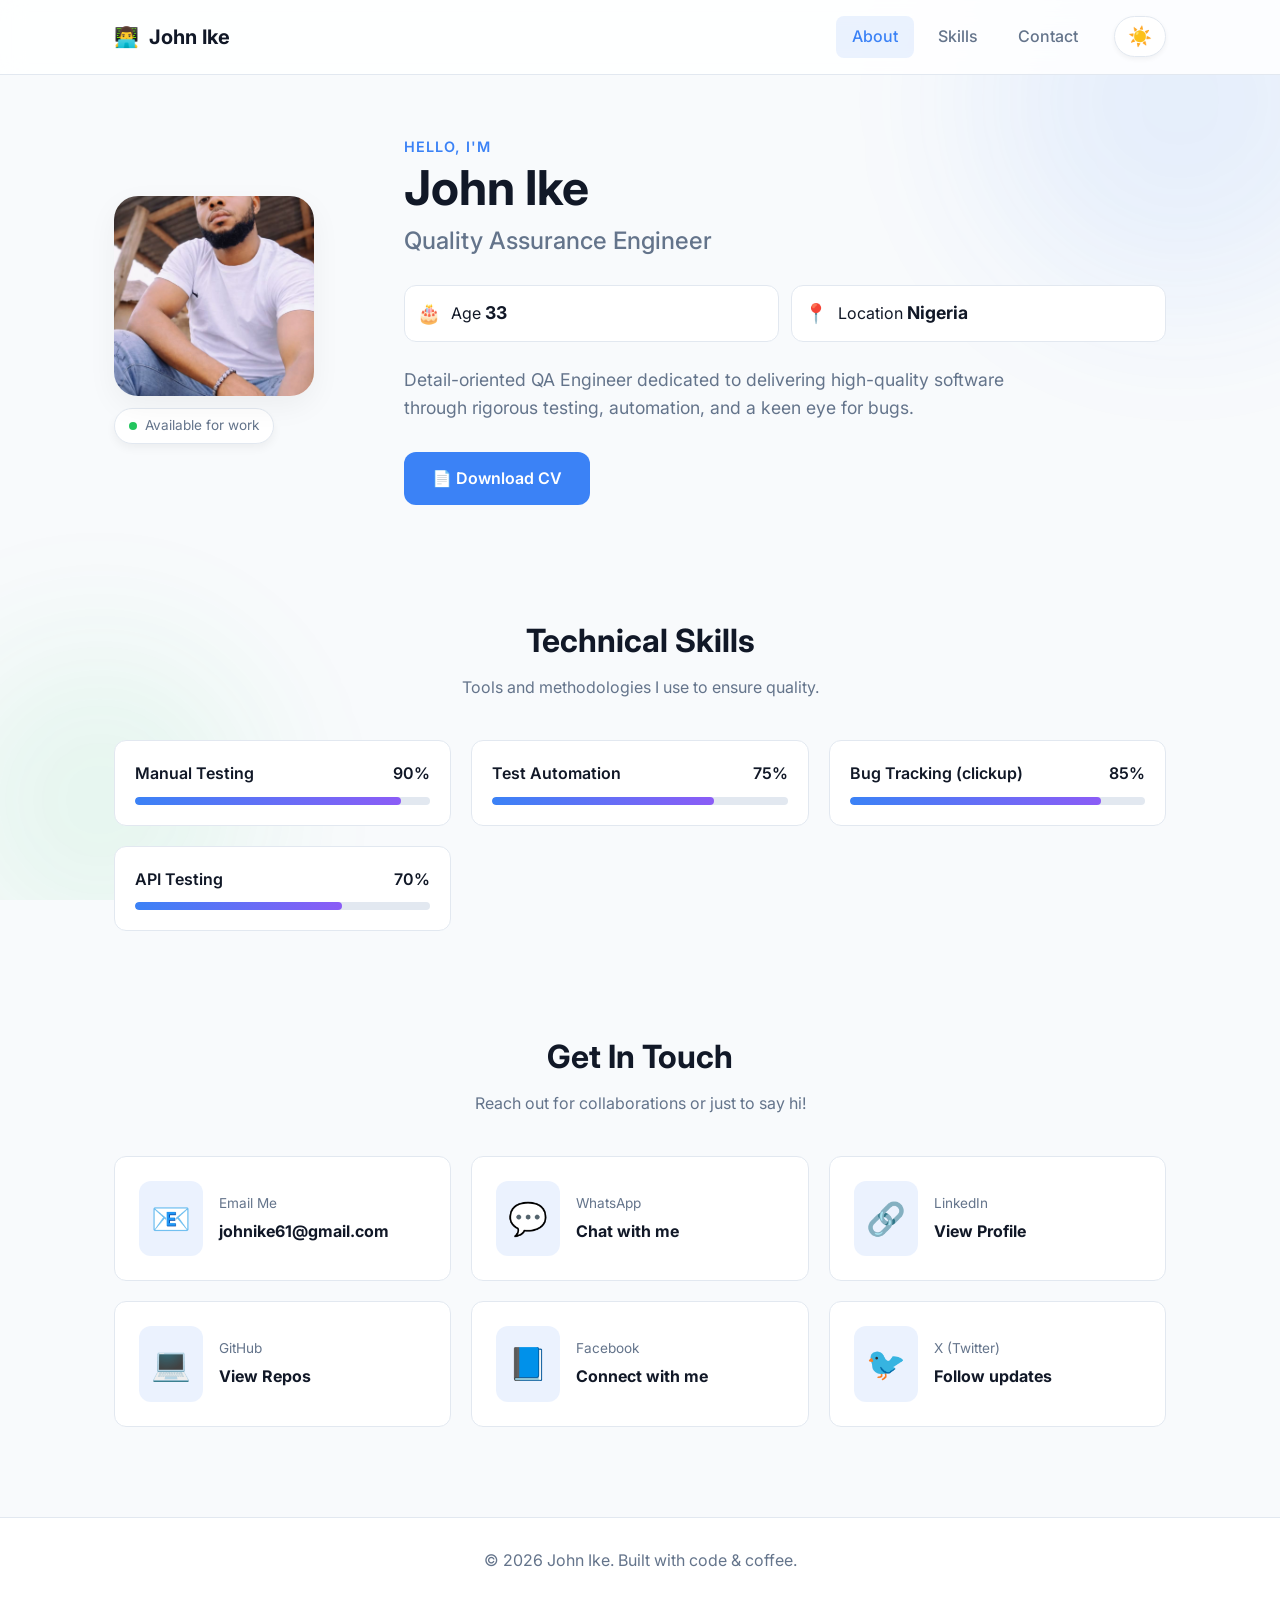
<file: index.html>
<!DOCTYPE html>
<html lang="en" data-theme="light">
<head>
    <meta charset="UTF-8">
    <meta name="viewport" content="width=device-width, initial-scale=1.0">
    <meta name="description" content="John Ike - Quality Assurance Engineer Portfolio">
    <title>John Ike | QA Engineer</title>
    <link rel="stylesheet" href="Style2.css">
    <!-- Google Fonts -->
    <link href="https://fonts.googleapis.com/css2?family=Inter:wght@300;400;500;600;700&display=swap" rel="stylesheet">
</head>
<body>
    
    <!-- Background Decoration -->
    <div class="bg-decoration">
        <div class="blob blob-1"></div>
        <div class="blob blob-2"></div>
    </div>

    <!-- Header -->
    <header class="header">
        <div class="container header-content">
            <a href="#" class="logo">
                <span class="logo-icon">👨‍💻</span>
                <span class="logo-text">John Ike</span>
            </a>
            
            <div class="header-actions">
                <nav class="nav">
                    <a href="#about" class="nav-link active">About</a>
                    <a href="#skills" class="nav-link">Skills</a>
                    <a href="#contact" class="nav-link">Contact</a>
                </nav>
                
                <!-- Dark Mode Toggle -->
                <button id="theme-toggle" class="theme-toggle" aria-label="Toggle Dark Mode">
                    <span class="icon-sun">☀️</span>
                    <span class="icon-moon">🌙</span>
                </button>
            </div>
        </div>
    </header>

    <!-- Main Content -->
    <main class="main">
        <div class="container">
            
            <!-- Hero / Profile Section -->
            <section id="about" class="hero">
                <div class="hero-content">
                    <div class="hero-image-wrapper">
                        <div class="image-frame">
                            <img src="hikay.jpeg" 
                                 alt="John Ike" 
                                 class="profile-image"
                                 onerror="this.src='https://ui-avatars.com/api/?name=John+Ike&size=200&background=3b82f6&color=fff'">
                            <div class="image-glow"></div>
                        </div>
                        <div class="status-badge">
                            <span class="status-dot"></span>
                            Available for work
                        </div>
                    </div>
                    
                    <div class="hero-text">
                        <p class="greeting">Hello, I'm</p>
                        <h1 class="name">John Ike</h1>
                        <h2 class="title">Quality Assurance Engineer</h2>
                        
                        <div class="info-grid">
                            <div class="info-item">
                                <span class="info-icon">🎂</span>
                                <div>
                                    <span class="info-label">Age</span>
                                    <span class="info-value" id="age">Calculating...</span>
                                </div>
                            </div>
                            <div class="info-item">
                                <span class="info-icon">📍</span>
                                <div>
                                    <span class="info-label">Location</span>
                                    <span class="info-value">Nigeria</span>
                                </div>
                            </div>
                        </div>
                        
                        <p class="bio">
                            Detail-oriented QA Engineer dedicated to delivering high-quality software through 
                            rigorous testing, automation, and a keen eye for bugs.
                        </p>

                        <!-- CV Download Button -->
                        <div class="cta-group">
                            <!-- ⚠️ REPLACE 'resume.pdf' WITH YOUR ACTUAL FILE NAME -->
                            <a href="John Ike Resume.pdf" download class="btn btn-primary">
                                📄 Download CV
                            </a>
                        </div>
                    </div>
                </div>
            </section>

            <!-- Skills Section -->
            <section id="skills" class="section skills-section">
                <div class="section-header">
                    <h3>Technical Skills</h3>
                    <p>Tools and methodologies I use to ensure quality.</p>
                </div>
                
                <div class="skills-grid">
                    <div class="skill-card">
                        <div class="skill-info">
                            <span>Manual Testing</span>
                            <span>90%</span>
                        </div>
                        <div class="progress-bar"><div class="progress" style="width: 90%"></div></div>
                    </div>
                    <div class="skill-card">
                        <div class="skill-info">
                            <span>Test Automation</span>
                            <span>75%</span>
                        </div>
                        <div class="progress-bar"><div class="progress" style="width: 75%"></div></div>
                    </div>
                    <div class="skill-card">
                        <div class="skill-info">
                            <span>Bug Tracking (clickup)</span>
                            <span>85%</span>
                        </div>
                        <div class="progress-bar"><div class="progress" style="width: 85%"></div></div>
                    </div>
                    <div class="skill-card">
                        <div class="skill-info">
                            <span>API Testing</span>
                            <span>70%</span>
                        </div>
                        <div class="progress-bar"><div class="progress" style="width: 70%"></div></div>
                    </div>
                </div>
            </section>

            <!-- Contact Section -->
            <section id="contact" class="section contact-section">
                <div class="section-header">
                    <h3>Get In Touch</h3>
                    <p>Reach out for collaborations or just to say hi!</p>
                </div>
                
                <div class="contact-cards">
                    <!-- Email -->
                    <a href="mailto:johnike61@gmail.com" class="contact-card">
                        <div class="card-icon">📧</div>
                        <div class="card-content">
                            <span class="card-label">Email Me</span>
                            <span class="card-value">johnike61@gmail.com</span>
                        </div>
                    </a>
                    
                    <!-- WhatsApp -->
                    <a href="https://wa.me/2347039655435" target="_blank" class="contact-card">
                        <div class="card-icon">💬</div>
                        <div class="card-content">
                            <span class="card-label">WhatsApp</span>
                            <span class="card-value">Chat with me</span>
                        </div>
                    </a>

                    <!-- LinkedIn (Placeholder) -->
                    <a href="www.linkedin.com/in/john-ikechukwu-samuel" target="_blank" class="contact-card social-card">
                        <div class="card-icon">🔗</div>
                        <div class="card-content">
                            <span class="card-label">LinkedIn</span>
                            <span class="card-value">View Profile</span>
                        </div>
                    </a>

                    <!-- GitHub (Placeholder) -->
                    <a href="#" target="_blank" class="contact-card social-card">
                        <div class="card-icon">💻</div>
                        <div class="card-content">
                            <span class="card-label">GitHub</span>
                            <span class="card-value">View Repos</span>
                        </div>
                    </a>
                    <!-- Facebook -->
<a href="https://facebook.com/john ike" target="_blank" rel="noopener noreferrer" class="contact-card social-card">
    <div class="card-icon">📘</div>
    <div class="card-content">
        <span class="card-label">Facebook</span>
        <span class="card-value">Connect with me</span>
    </div>
</a>

<!-- X (Twitter) -->
<a href="https://x.com/sammy_hikay" target="_blank" rel="noopener noreferrer" class="contact-card social-card">
    <div class="card-icon">🐦</div>
    <div class="card-content">
        <span class="card-label">X (Twitter)</span>
        <span class="card-value">Follow updates</span>
    </div>
</a>
                </div>
            </section>

        </div>
    </main>

    <!-- Footer -->
    <footer class="footer">
        <div class="container">
            <p>&copy; <span id="year"></span> John Ike. Built with code & coffee.</p>
        </div>
    </footer>

    <script src="script.js"></script>
</body>
</html>
</file>
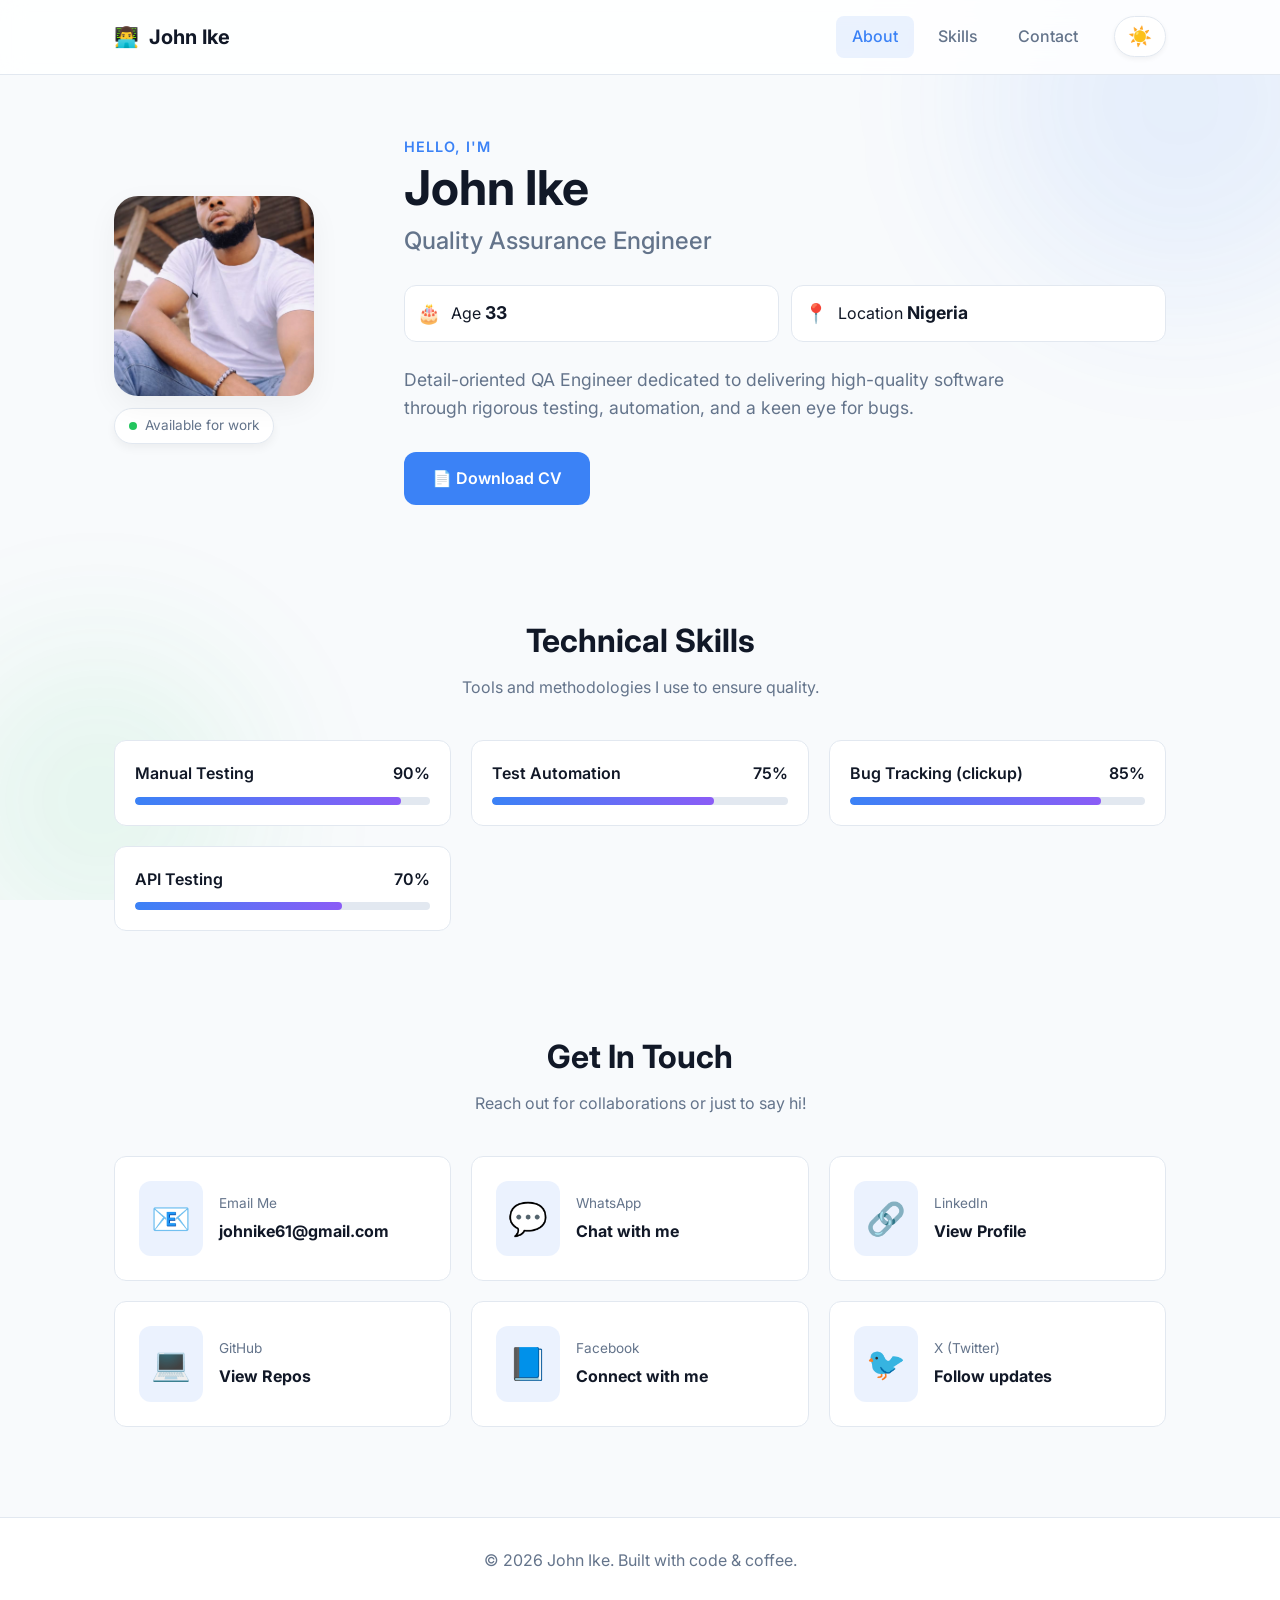
<file: ike.html>
<!DOCTYPE html>
<html lang="en" data-theme="light">
<head>
    <meta charset="UTF-8">
    <meta name="viewport" content="width=device-width, initial-scale=1.0">
    <meta name="description" content="John Ike - Quality Assurance Engineer Portfolio">
    <title>John Ike | QA Engineer</title>
    <link rel="stylesheet" href="Style2.css">
    <!-- Google Fonts -->
    <link href="https://fonts.googleapis.com/css2?family=Inter:wght@300;400;500;600;700&display=swap" rel="stylesheet">
</head>
<body>
    
    <!-- Background Decoration -->
    <div class="bg-decoration">
        <div class="blob blob-1"></div>
        <div class="blob blob-2"></div>
    </div>

    <!-- Header -->
    <header class="header">
        <div class="container header-content">
            <a href="#" class="logo">
                <span class="logo-icon">👨‍💻</span>
                <span class="logo-text">John Ike</span>
            </a>
            
            <div class="header-actions">
                <nav class="nav">
                    <a href="#about" class="nav-link active">About</a>
                    <a href="#skills" class="nav-link">Skills</a>
                    <a href="#contact" class="nav-link">Contact</a>
                </nav>
                
                <!-- Dark Mode Toggle -->
                <button id="theme-toggle" class="theme-toggle" aria-label="Toggle Dark Mode">
                    <span class="icon-sun">☀️</span>
                    <span class="icon-moon">🌙</span>
                </button>
            </div>
        </div>
    </header>

    <!-- Main Content -->
    <main class="main">
        <div class="container">
            
            <!-- Hero / Profile Section -->
            <section id="about" class="hero">
                <div class="hero-content">
                    <div class="hero-image-wrapper">
                        <div class="image-frame">
                            <img src="hikay.jpeg" 
                                 alt="John Ike" 
                                 class="profile-image"
                                 onerror="this.src='https://ui-avatars.com/api/?name=John+Ike&size=200&background=3b82f6&color=fff'">
                            <div class="image-glow"></div>
                        </div>
                        <div class="status-badge">
                            <span class="status-dot"></span>
                            Available for work
                        </div>
                    </div>
                    
                    <div class="hero-text">
                        <p class="greeting">Hello, I'm</p>
                        <h1 class="name">John Ike</h1>
                        <h2 class="title">Quality Assurance Engineer</h2>
                        
                        <div class="info-grid">
                            <div class="info-item">
                                <span class="info-icon">🎂</span>
                                <div>
                                    <span class="info-label">Age</span>
                                    <span class="info-value" id="age">Calculating...</span>
                                </div>
                            </div>
                            <div class="info-item">
                                <span class="info-icon">📍</span>
                                <div>
                                    <span class="info-label">Location</span>
                                    <span class="info-value">Nigeria</span>
                                </div>
                            </div>
                        </div>
                        
                        <p class="bio">
                            Detail-oriented QA Engineer dedicated to delivering high-quality software through 
                            rigorous testing, automation, and a keen eye for bugs.
                        </p>

                        <!-- CV Download Button -->
                        <div class="cta-group">
                            <!-- ⚠️ REPLACE 'resume.pdf' WITH YOUR ACTUAL FILE NAME -->
                            <a href="John Ike Resume.pdf" download class="btn btn-primary">
                                📄 Download CV
                            </a>
                        </div>
                    </div>
                </div>
            </section>

            <!-- Skills Section -->
            <section id="skills" class="section skills-section">
                <div class="section-header">
                    <h3>Technical Skills</h3>
                    <p>Tools and methodologies I use to ensure quality.</p>
                </div>
                
                <div class="skills-grid">
                    <div class="skill-card">
                        <div class="skill-info">
                            <span>Manual Testing</span>
                            <span>90%</span>
                        </div>
                        <div class="progress-bar"><div class="progress" style="width: 90%"></div></div>
                    </div>
                    <div class="skill-card">
                        <div class="skill-info">
                            <span>Test Automation</span>
                            <span>75%</span>
                        </div>
                        <div class="progress-bar"><div class="progress" style="width: 75%"></div></div>
                    </div>
                    <div class="skill-card">
                        <div class="skill-info">
                            <span>Bug Tracking (clickup)</span>
                            <span>85%</span>
                        </div>
                        <div class="progress-bar"><div class="progress" style="width: 85%"></div></div>
                    </div>
                    <div class="skill-card">
                        <div class="skill-info">
                            <span>API Testing</span>
                            <span>70%</span>
                        </div>
                        <div class="progress-bar"><div class="progress" style="width: 70%"></div></div>
                    </div>
                </div>
            </section>

            <!-- Contact Section -->
            <section id="contact" class="section contact-section">
                <div class="section-header">
                    <h3>Get In Touch</h3>
                    <p>Reach out for collaborations or just to say hi!</p>
                </div>
                
                <div class="contact-cards">
                    <!-- Email -->
                    <a href="mailto:johnike61@gmail.com" class="contact-card">
                        <div class="card-icon">📧</div>
                        <div class="card-content">
                            <span class="card-label">Email Me</span>
                            <span class="card-value">johnike61@gmail.com</span>
                        </div>
                    </a>
                    
                    <!-- WhatsApp -->
                    <a href="https://wa.me/2347039655435" target="_blank" class="contact-card">
                        <div class="card-icon">💬</div>
                        <div class="card-content">
                            <span class="card-label">WhatsApp</span>
                            <span class="card-value">Chat with me</span>
                        </div>
                    </a>

                    <!-- LinkedIn (Placeholder) -->
                    <a href="www.linkedin.com/in/john-ikechukwu-samuel" target="_blank" class="contact-card social-card">
                        <div class="card-icon">🔗</div>
                        <div class="card-content">
                            <span class="card-label">LinkedIn</span>
                            <span class="card-value">View Profile</span>
                        </div>
                    </a>

                    <!-- GitHub (Placeholder) -->
                    <a href="#" target="_blank" class="contact-card social-card">
                        <div class="card-icon">💻</div>
                        <div class="card-content">
                            <span class="card-label">GitHub</span>
                            <span class="card-value">View Repos</span>
                        </div>
                    </a>
                    <!-- Facebook -->
<a href="https://facebook.com/john ike" target="_blank" rel="noopener noreferrer" class="contact-card social-card">
    <div class="card-icon">📘</div>
    <div class="card-content">
        <span class="card-label">Facebook</span>
        <span class="card-value">Connect with me</span>
    </div>
</a>

<!-- X (Twitter) -->
<a href="https://x.com/sammy_hikay" target="_blank" rel="noopener noreferrer" class="contact-card social-card">
    <div class="card-icon">🐦</div>
    <div class="card-content">
        <span class="card-label">X (Twitter)</span>
        <span class="card-value">Follow updates</span>
    </div>
</a>
                </div>
            </section>

        </div>
    </main>

    <!-- Footer -->
    <footer class="footer">
        <div class="container">
            <p>&copy; <span id="year"></span> John Ike. Built with code & coffee.</p>
        </div>
    </footer>

    <script src="script.js"></script>
</body>
</html>
</file>
<file: Style2.css>
/* ===== VARIABLES (Theme Colors) ===== */
:root {
    /* LIGHT MODE DEFAULTS */
    --bg-color: #f8fafc;
    --surface-color: #ffffff;
    --text-primary: #111827;
    --text-secondary: #64748b;
    --border-color: #e2e8f0;
    --accent-color: #3b82f6; /* Blue */
    --accent-hover: #2563eb;
    --blob-1: rgba(59, 130, 246, 0.15);
    --blob-2: rgba(34, 197, 94, 0.15);
    --shadow: 0 10px 30px rgba(0, 0, 0, 0.05);
    --header-bg: rgba(255, 255, 255, 0.85);
}

/* DARK MODE OVERRIDES */
[data-theme="dark"] {
    --bg-color: #0f172a; /* Deep Slate */
    --surface-color: #1e293b; /* Lighter Slate */
    --text-primary: #f1f5f9; /* Off-white text */
    --text-secondary: #94a3b8; /* Muted text */
    --border-color: #334155;
    --accent-color: #60a5fa; /* Lighter Blue */
    --accent-hover: #93c5fd;
    --blob-1: rgba(59, 130, 246, 0.25);
    --blob-2: rgba(16, 185, 129, 0.25);
    --shadow: 0 10px 30px rgba(0, 0, 0, 0.3);
    --header-bg: rgba(15, 23, 42, 0.85);
}

/* ===== RESET & BASE ===== */
* { margin: 0; padding: 0; box-sizing: border-box; transition: background-color 0.3s ease, color 0.3s ease, border-color 0.3s ease; }
html { scroll-behavior: smooth; }

body {
    font-family: 'Inter', sans-serif;
    background: var(--bg-color);
    color: var(--text-primary);
    line-height: 1.6;
    overflow-x: hidden;
}

.container { max-width: 1100px; margin: 0 auto; padding: 0 24px; }
a { text-decoration: none; color: inherit; }

/* ===== HEADER & NAV ===== */
.header {
    position: sticky; top: 0; z-index: 100;
    background: var(--header-bg);
    backdrop-filter: blur(12px);
    border-bottom: 1px solid var(--border-color);
    padding: 16px 0;
}

.header-content { display: flex; justify-content: space-between; align-items: center; }

.logo { display: flex; align-items: center; gap: 10px; font-weight: 700; font-size: 1.25rem; }
.nav { display: flex; gap: 8px; }
.nav-link { padding: 8px 16px; border-radius: 8px; font-weight: 500; color: var(--text-secondary); }
.nav-link:hover, .nav-link.active { color: var(--accent-color); background: rgba(59, 130, 246, 0.1); }

/* THEME TOGGLE */
.header-actions { display: flex; align-items: center; gap: 20px; }
.theme-toggle {
    background: var(--surface-color); border: 1px solid var(--border-color);
    border-radius: 50px; padding: 8px; cursor: pointer; display: flex; align-items: center;
    box-shadow: 0 2px 5px rgba(0,0,0,0.05);
}
.theme-toggle span { font-size: 1.2rem; padding: 0 5px; transition: 0.3s; }
[data-theme="light"] .icon-moon { display: none; }
[data-theme="dark"] .icon-sun { display: none; }

/* ===== HERO SECTION ===== */
.hero { padding: 60px 0; }
.hero-content { display: grid; grid-template-columns: 250px 1fr; gap: 40px; align-items: center; }

/* Image */
.image-frame { position: relative; width: 200px; height: 200px; border-radius: 24px; overflow: hidden; box-shadow: var(--shadow); }
.profile-image { width: 100%; height: 100%; object-fit: cover; }
.status-badge {
    margin-top: 12px; display: inline-flex; align-items: center; gap: 8px;
    background: var(--surface-color); padding: 6px 14px; border-radius: 50px;
    border: 1px solid var(--border-color); font-size: 0.85rem; color: var(--text-secondary);
    box-shadow: 0 4px 10px rgba(0,0,0,0.05);
}
.status-dot { width: 8px; height: 8px; background: #22c55e; border-radius: 50%; animation: pulse 2s infinite; }
@keyframes pulse { 0%, 100% { opacity: 1; } 50% { opacity: 0.5; } }

/* Text */
.greeting { color: var(--accent-color); font-weight: 600; text-transform: uppercase; letter-spacing: 1px; font-size: 0.9rem; margin-bottom: 4px; }
.name { font-size: 3rem; line-height: 1.1; margin-bottom: 8px; }
.title { font-size: 1.5rem; color: var(--text-secondary); font-weight: 500; margin-bottom: 24px; }

.info-grid { display: grid; grid-template-columns: 1fr 1fr; gap: 12px; margin-bottom: 24px; }
.info-item { display: flex; align-items: center; gap: 10px; background: var(--surface-color); padding: 12px; border-radius: 12px; border: 1px solid var(--border-color); }
.info-icon { font-size: 1.2rem; }
.info-value { font-weight: 700; font-size: 1.1rem; }

.bio { color: var(--text-secondary); font-size: 1.1rem; margin-bottom: 30px; max-width: 600px; }

/* CV Button */
.btn {
    display: inline-flex; align-items: center; gap: 8px; padding: 14px 28px;
    border-radius: 12px; font-weight: 600; transition: 0.3s;
}
.btn-primary { background: var(--accent-color); color: white; }
.btn-primary:hover { background: var(--accent-hover); transform: translateY(-2px); }

/* ===== SKILLS SECTION ===== */
.section { padding: 50px 0; }
.section-header { text-align: center; margin-bottom: 40px; }
.section-header h3 { font-size: 2rem; margin-bottom: 8px; }
.section-header p { color: var(--text-secondary); }

.skills-grid { display: grid; grid-template-columns: repeat(auto-fit, minmax(250px, 1fr)); gap: 20px; }
.skill-card { background: var(--surface-color); padding: 20px; border-radius: 12px; border: 1px solid var(--border-color); }
.skill-info { display: flex; justify-content: space-between; margin-bottom: 10px; font-weight: 600; }
.progress-bar { height: 8px; background: var(--border-color); border-radius: 4px; overflow: hidden; }
.progress { height: 100%; background: linear-gradient(90deg, var(--accent-color), #8b5cf6); border-radius: 4px; }

/* ===== CONTACT SECTION ===== */
.contact-cards { display: grid; grid-template-columns: repeat(auto-fit, minmax(250px, 1fr)); gap: 20px; }
.contact-card {
    display: flex; align-items: center; gap: 16px; padding: 24px;
    background: var(--surface-color); border-radius: 12px;
    border: 1px solid var(--border-color); transition: 0.3s;
}
.contact-card:hover { transform: translateY(-5px); box-shadow: var(--shadow); border-color: var(--accent-color); }
.card-icon { font-size: 2rem; background: rgba(59, 130, 246, 0.1); padding: 12px; border-radius: 12px; }
.card-label { display: block; font-size: 0.85rem; color: var(--text-secondary); margin-bottom: 4px; }
.card-value { font-weight: 700; }

/* ===== FOOTER ===== */
.footer { padding: 30px 0; text-align: center; color: var(--text-secondary); border-top: 1px solid var(--border-color); margin-top: 40px; background: var(--surface-color); }

/* ===== BACKGROUND BLOBS ===== */
.bg-decoration { position: fixed; top: 0; left: 0; width: 100%; height: 100%; z-index: -1; overflow: hidden; pointer-events: none; }
.blob { position: absolute; border-radius: 50%; filter: blur(80px); opacity: 0.6; }
.blob-1 { width: 400px; height: 400px; background: var(--blob-1); top: -100px; right: -100px; }
.blob-2 { width: 300px; height: 300px; background: var(--blob-2); bottom: -50px; left: -50px; }

/* ===== RESPONSIVE ===== */
@media (max-width: 768px) {
    .hero-content { grid-template-columns: 1fr; text-align: center; justify-items: center; }
    .hero-image-wrapper { order: -1; }
    .info-grid { grid-template-columns: 1fr; }
    .name { font-size: 2.5rem; }
    .nav { display: none; } /* Simplified for mobile */
}
</file>
